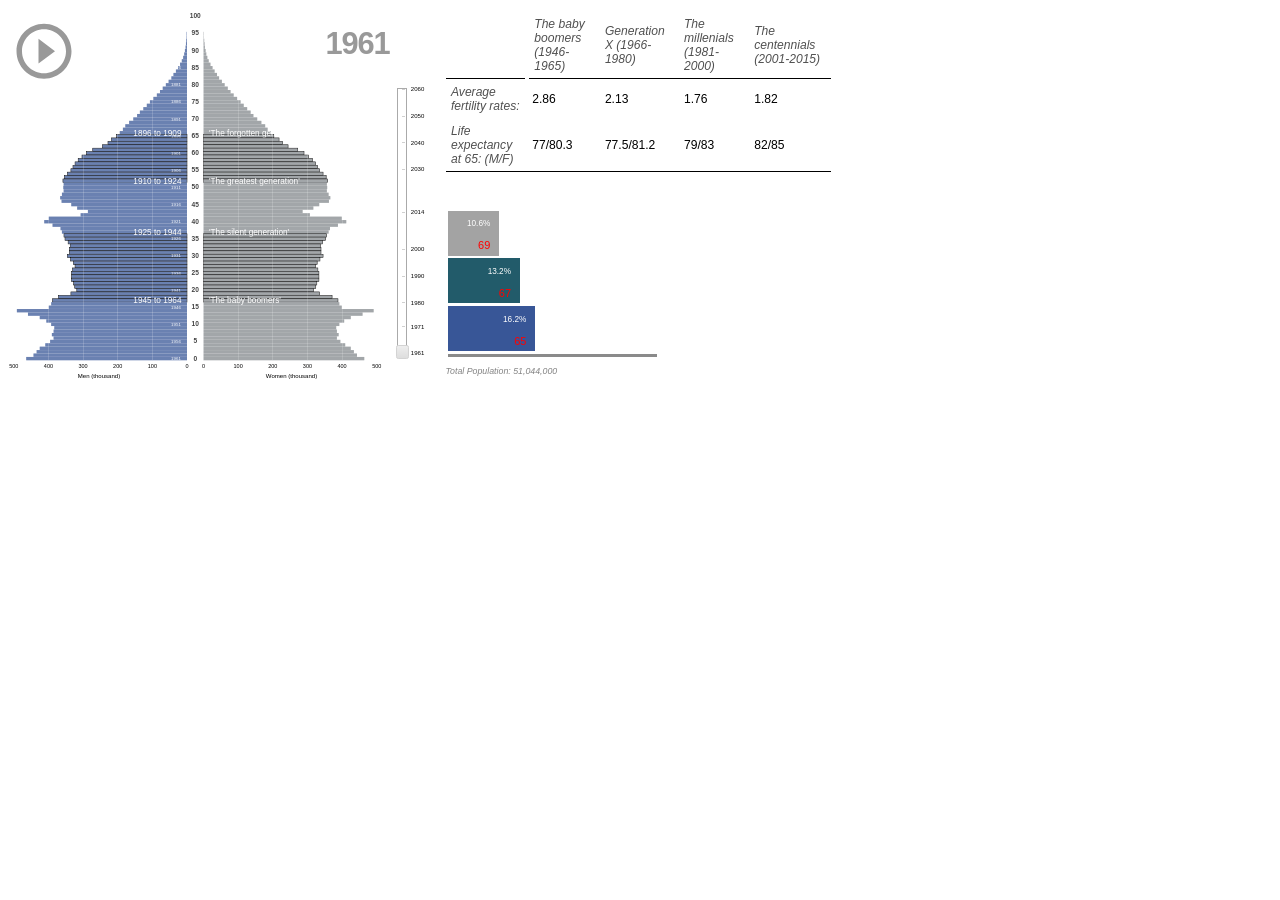
<file: populationTree.html>
<!DOCTYPE html>
<head>
    <meta charset="utf-8">
    <meta http-equiv="X-UA-Compatible" content="IE=Edge" />
    <meta name="viewport" content="width=device-width">
    <meta name="description" content="Test Population Tree for the AGC project ">
    <meta name="format-detection" content="telephone=no">
    <title>AGC - Population Tree</title>
    <!--

        This borrows heavily from Mike Bostock's take on the population pyramid
        Many thanks and see http://bl.ocks.org/mbostock/4062085 for details

    -->
</head>
<link rel="stylesheet" href="popstyle.css">


<body onload="hookEvent('easel', 'mousewheel', MouseWheel)">

<div id="wrapper">

    <div id="easel" ondblclick="resetClicked()"
         ontouchstart="touchStart(event);"
         ontouchmove="touchMove(event);"
         ontouchend="touchEnd(event);">

        <p class="spinner hourglass">Loading Data</p>

        <p class="fineprint hourglass">If the data still has not loaded after a minute or so, <br>
            please make sure JavaScripts are enabled <br>
            and you are using a modern browser. Chrome version 58.0.3029.110 (64-bit) is recommended</p>

        <!--  click event for that button is added to the attached SVG where the mini outline goes
            see function outline()
        -->
        <div id="legend" class="xl"></div>


    </div>
    <div id="sliderHolder" class="xl noPrint"> </div>

    <div id="dashBoard" >
        <div id = "genStatsframe">
            <table id = "genStatsTable" >
                <tr class="bottom-border" >
                    <td class="right-border"></td>
                    <td class="genStatsHeaderFont">The baby boomers (1946-1965)</td>
                    <td class="genStatsHeaderFont">Generation X (1966-1980)</td>
                    <td class="genStatsHeaderFont">The millenials (1981-2000)</td>
                    <td class="genStatsHeaderFont">The centennials (2001-2015)</td>
                </tr>
                <tr>
                    <td class="genStatsHeaderFont">Average fertility rates: </td>
                    <td>2.86</td>
                    <td>2.13</td>
                    <td>1.76</td>
                    <td>1.82</td>
                </tr>
                <tr class="bottom-border">
                    <td class="genStatsHeaderFont">Life expectancy at 65: (M/F)</td>
                    <td>77/80.3</td>
                    <td>77.5/81.2</td>
                    <td>79/83</td>
                    <td>82/85</td>
                </tr>
            </table>
        </div>
        <div class="chartframe">
            <div id="sra69" class="chartbar"></div>
            <div id="sra67" class="chartbar"></div>
            <div id="sra65" class="chartbar"></div>
            <div class="totalpopbar"></div>
            <p id="totalpoptext" ></p>
            <div id="playbt"></div>
        </div>

    </div> <!-- end dashboard -->

</div> <!-- end wrapper -->
</body>

<script src="d3.min.js"></script>
<!--
	D3 slider thanks to
	http://thematicmapping.org/playground/d3/d3.slider/
-->
<script src="d3.slider.js"></script>
<!--
	thanks and all credit goes to to Mike Bostock and
	https://bl.ocks.org/mbostock/4062085 for the script
-->
<script src="population.js"></script>
</html>
</file>
<file: popstyle.css>
body {
	font-family: Arial, sans-serif;
	margin: 0;
	padding: 0;
	zoom:55%;
}

table { border-collapse: collapse; }

td {
    padding:5px;
    text-align: left;
    font-size: 22px;
}

.bottom-border { border-bottom: 1px solid black; }

#wrapper {
	width: 1110px;
	height: 800px;
}


.downArrow:after {

    content: "\03C0";

}

@media screen and (max-width: 700px) {

	#wrapper {
	width: 512px;
	height: 740px;
	}
}

#easel {
	top: 20px;
	width: 650px;
	height: 600px;
	position: absolute;
/* help for touch devices and slider usability */
	-webkit-user-select: none;
	-moz-user-select: none;
	user-select: none;
}

#easel p {
	padding-top: 200px;
	padding-left: 100px;
}

#easel .spinner {
	font-size: 24px;
}

#easel .fineprint {
	font-size: 14px;
}

#dashBoard {
	top: 20px;
	left: 810px;
	position:relative;
	height: 570px;
	width: 700px;
	position: absolute;
/* help for touch devices and slider usability */
	-webkit-user-select: none;
	-moz-user-select: none;
	user-select: none;
}


td { padding: 10px; }

.right-border { border-right: 8px solid white; }

#footer {
	width: 100%;
	bottom: 2px;
	position: absolute;
}

#footer p {
	margin: 0;
	font-size: 11px;
}

.embed {
	color: blue;
	left: 65px;
	float: left;
	position: relative;
}

.centerGraph {
	text-align: center;
	left: 290px;
}

a {text-decoration: none; color: #0f478c}
a:hover { cursor:pointer; text-decoration: none; background-color: #ddd;}

.flushRight {
	right: 15px;
	float: right;
	position: relative;
}

#ageLimitControl {
	top: 590px;
	left: 66px;
	position: absolute;
}

#ageLimitControl p {
	font-size: 12px;
	margin-top: 6px;
	margin-bottom: 6px;
}

#legend {
	top: 65px;
	left: 85px;
	position: absolute;
}

#legend button {
	pointer-events: none;
	position: absolute;
	top: 0px;
	padding-left: 3px;
	padding-right: 3px;
	font-size: 9px;
}

.mini {
	fill: #444;
	pointer-events: none;
}

.Year {
	font-weight: bold;
	font-size: 11px;
}

.Variant {
	font-size: 10px;
}

svg {
  overflow: hidden;
  font: 10px Arial, sans-serif;
  text-anchor: middle;
}

.x.axis path {
  display: none;
}

.x.axis line {
  stroke: #fff;
/*   stroke-opacity: .2; */
  stroke-opacity: .3;
  shape-rendering: crispEdges;
}

.xAxisLabel {
  font-size: 11px;
  fill: #000;
}

.title {
  font-size: 56px;
  letter-spacing: -2px;
  font-weight: bold;
  fill: #999;
}

.subtitle {
  font-size: 13px;
  font-weight: normal;
  fill: #333;
}

.birthyear {
  font-size: 8px;
  fill: #fff;
/*   fill: none; */
}

.hoverBirthYear {
	pointer-events: none;
	font-size: 12px;
	font-weight: bold;
	fill: #fff;
	text-shadow: 1px 1px 2px #333;
}

.age {
  fill: #444;
  font-weight: bold;
  font-size: 12px;
}

.ageLimit {
	color: #444;
	font-family: Arial, sans-serif;
	font-size: 12px;
	font-weight: bold;
	position: absolute;
	left: -7px;
/* 	padding-top: 2px; */
	z-index: 10;
	pointer-events: none;
}
.symmetry {
  pointer-events: none;
  fill-opacity: .25;
  fill: white;
}

.envelopeCurve {
	fill: none;
	stroke: lime;
	stroke-width: 1.5px;
	stroke-linejoin: bevel;
	pointer-events: none;
}

.miniCurve {
	stroke-width: 20px;
	pointer-events: none;
}

.swoosh {
	stroke: #e21616;
	stroke-width: 5;
	fill: none;
}

.xl {
/* 	these elements will only be used in the XL size */
}

.nick {
	font-weight: normal;
	padding-left: 6px;
}


/*
	slider styles from external D3 slider file merged here
*/

#sliderHolder {
/* help for touch devices and slider usability */
	-webkit-user-select: none;
	-moz-user-select: none;
	user-select: none;

	height: 480px;
	left: 722px;
	top: 160px;
	position: absolute;
}

.tick text {
	-moz-user-select: none;
}

.d3-slider {
    position: relative;
    font-family: Arial,sans-serif;
    font-size: 1.1em;
    border: 1px solid #aaaaaa;
    z-index: 2;
}

.d3-slider-range-vertical {
  background: none;
  left:0px;
  right:0px;
  position: absolute;
  top:0;
}

.d3-slider-vertical {
    width: .8em;
    height: 100px;
}

.d3-slider-handle {
    position: absolute;
    width: 1.2em;
    height: 1.2em;
    border: 1px solid #d3d3d3;
    border-radius: 4px;
    background: #eee;
    background: linear-gradient(to bottom, #eee 0%, #ddd 100%);
    z-index: 3;
}

.d3-slider-handle:hover {
    border: 1px solid #888;
}

#ageSliderHolder {
	display: none;
	border: 0;
	position: absolute;
}

#ageSliderHolder .d3-slider-range-vertical {
	background: none;
}

#ageSliderHolder .d3-slider-handle {
	width: 130px;
    margin-bottom: -.35em;
	height: 9px;
	left: -65px;
	cursor: row-resize;
    background: linear-gradient(to bottom, #fff 0%, #eee 100%);
}

.d3-slider-axis {
    position: relative;
    z-index: 1;
}

.d3-slider-axis-right {
    left: .8em;
	pointer-events: none;
}

.d3-slider-axis path {
    stroke-width: 0;
    fill: none;
}

.d3-slider-axis line {
    fill: none;
    stroke: #aaa;
    shape-rendering: crispEdges;
}

.d3-slider-axis text {
    font-size: 11px;
}

.d3-slider-vertical .d3-slider-handle {
    left: -.25em;
    margin-left: 0;
    margin-bottom: -.6em;
}

/* end slider styles */


@media print {

	.noPrint, .symmetry, #ageSliderHolder, .d3-slider-handle { display:none;}

	.x.axis line, .males, .females {
		stroke: #fff;
		stroke-opacity: 1;
		stroke-width: 0.2pt;
		shape-rendering: crispEdges;
	}

	a {color: #000;}

}

/* loading spinner */
.spinner {
  -webkit-animation: moveMe 10.0s infinite linear;
  animation: moveMe 10.0s infinite linear;
}

@-webkit-keyframes moveMe {
  0% { -webkit-transform: translate(0) }
  50% { -webkit-transform: translate(300px) }
  100% { -webkit-transform: translate(0) }
}
@keyframes moveMe {
  0% { transform: translate(0) }
  50% { transform: translate(300px) }
  100% { transform: translate(0) }
}

#sra65 { background-color: rgb(56,86,151); }

#sra67 { background-color: rgb(34,91,106);}

#sra69 { background-color: rgb(163,163,163);}

.chartframe { margin-top:70px; }


.chartbar {
    font: 15px sans-serif;
    text-align: right;
    padding: 16px;
    margin: 5px;
    color: white;
    height:50px;
  }

.chartbar  br { line-height: 30%;}

.totalpopbar {
    height:5px;
    width: 380px;
    margin-left: 5px;
    background-color: rgba(60,60,60,0.6);
               }

#totalpoptext { font-size: 15x;
                font-style:italic;
                color: rgb(130,130,130); }
.genStatsHeaderFont { font-size: 15x;
                       font-style:italic;
                       color: rgb(80,80,80); }



.chartbarsubtext {
                   font: 20px sans-serif;
                   text-align: right;
                   color: red;
                   font-style:bold;
                  }

.generationLeader {
	pointer-events: none;
	font-size: 15px;
	fill: #fff;
}
</file>
